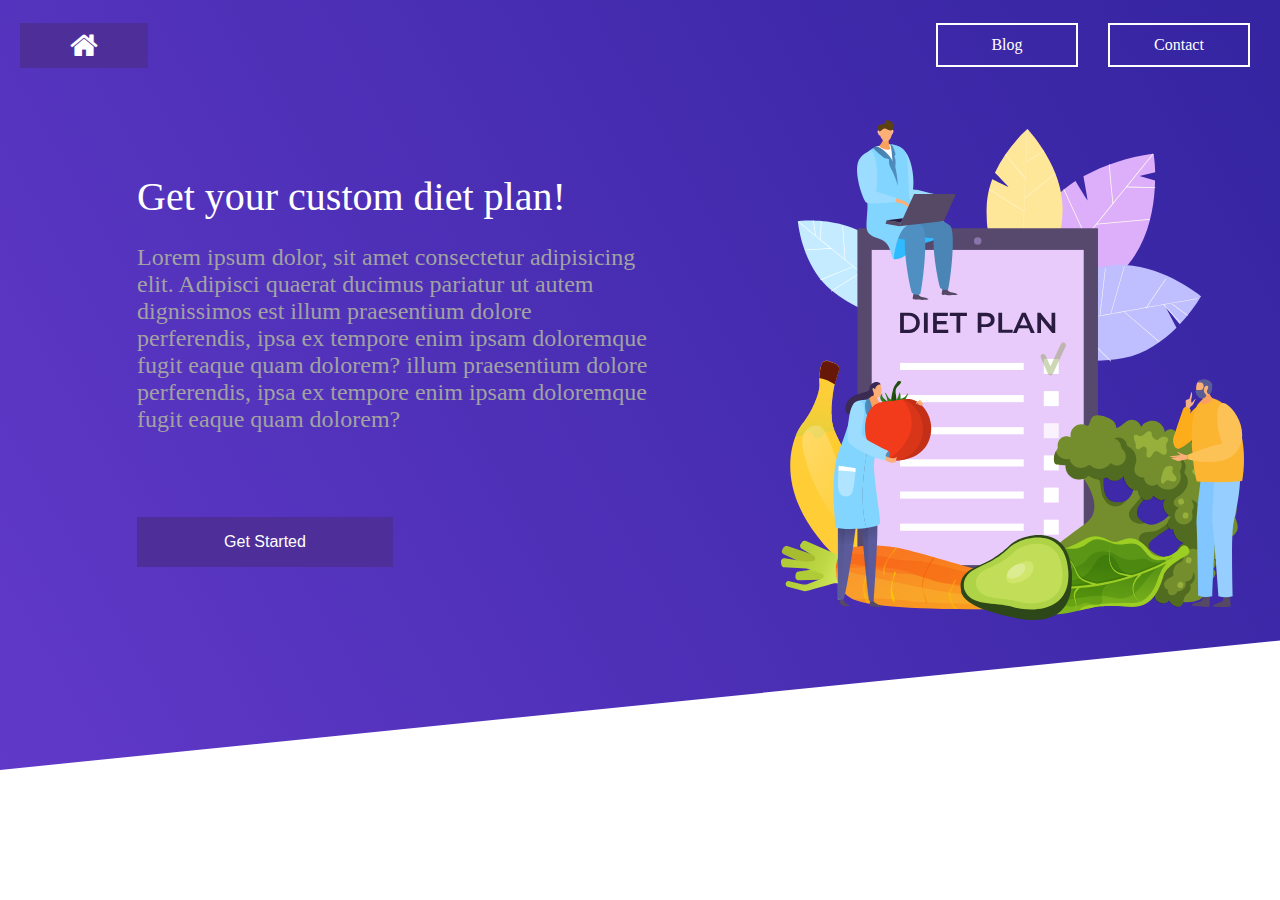
<file: index.html>
<!DOCTYPE html>
<html>

<head>
    <!-- hier zet je de code in de head tags -->
    <title> Homepage </title>
    <link rel="stylesheet" type="text/css" href="styles.css">
    <link rel="stylesheet" href="https://fonts.googleapis.com/icon?family=Material+Icons">
    <link rel="stylesheet" href="https://cdnjs.cloudflare.com/ajax/libs/font-awesome/4.7.0/css/font-awesome.min.css">
</head>


<body>

    <nav class="navbar">
        <a href="index.html" class="homebtn"><i class="fa fa-home"></i></a>
        <a href="blog.html" class="blogbtn">Blog</a>
        <a href="contact.html" class="contactbtn">Contact</a>

    </nav>


    <div class="homepage">

        <div class="infocontainer">
            <header>Get your custom diet plan!</header>
            <p>Lorem ipsum dolor, sit amet consectetur adipisicing elit.
                Adipisci quaerat ducimus pariatur ut autem dignissimos est
                illum praesentium dolore perferendis, ipsa ex tempore enim
                ipsam doloremque fugit eaque quam dolorem?
                illum praesentium dolore perferendis, ipsa ex tempore enim
                ipsam doloremque fugit eaque quam dolorem?
            </p>
            <button type="button" onclick="location.href='blog.html'" class="btn3">Get Started</button>
        </div>

        <div class="svgcontainer">
            <object type="image/svg+xml" height="500px" width="500px" data="diet.svg"></object>

        </div>



    </div>





</body>

</html>
</file>
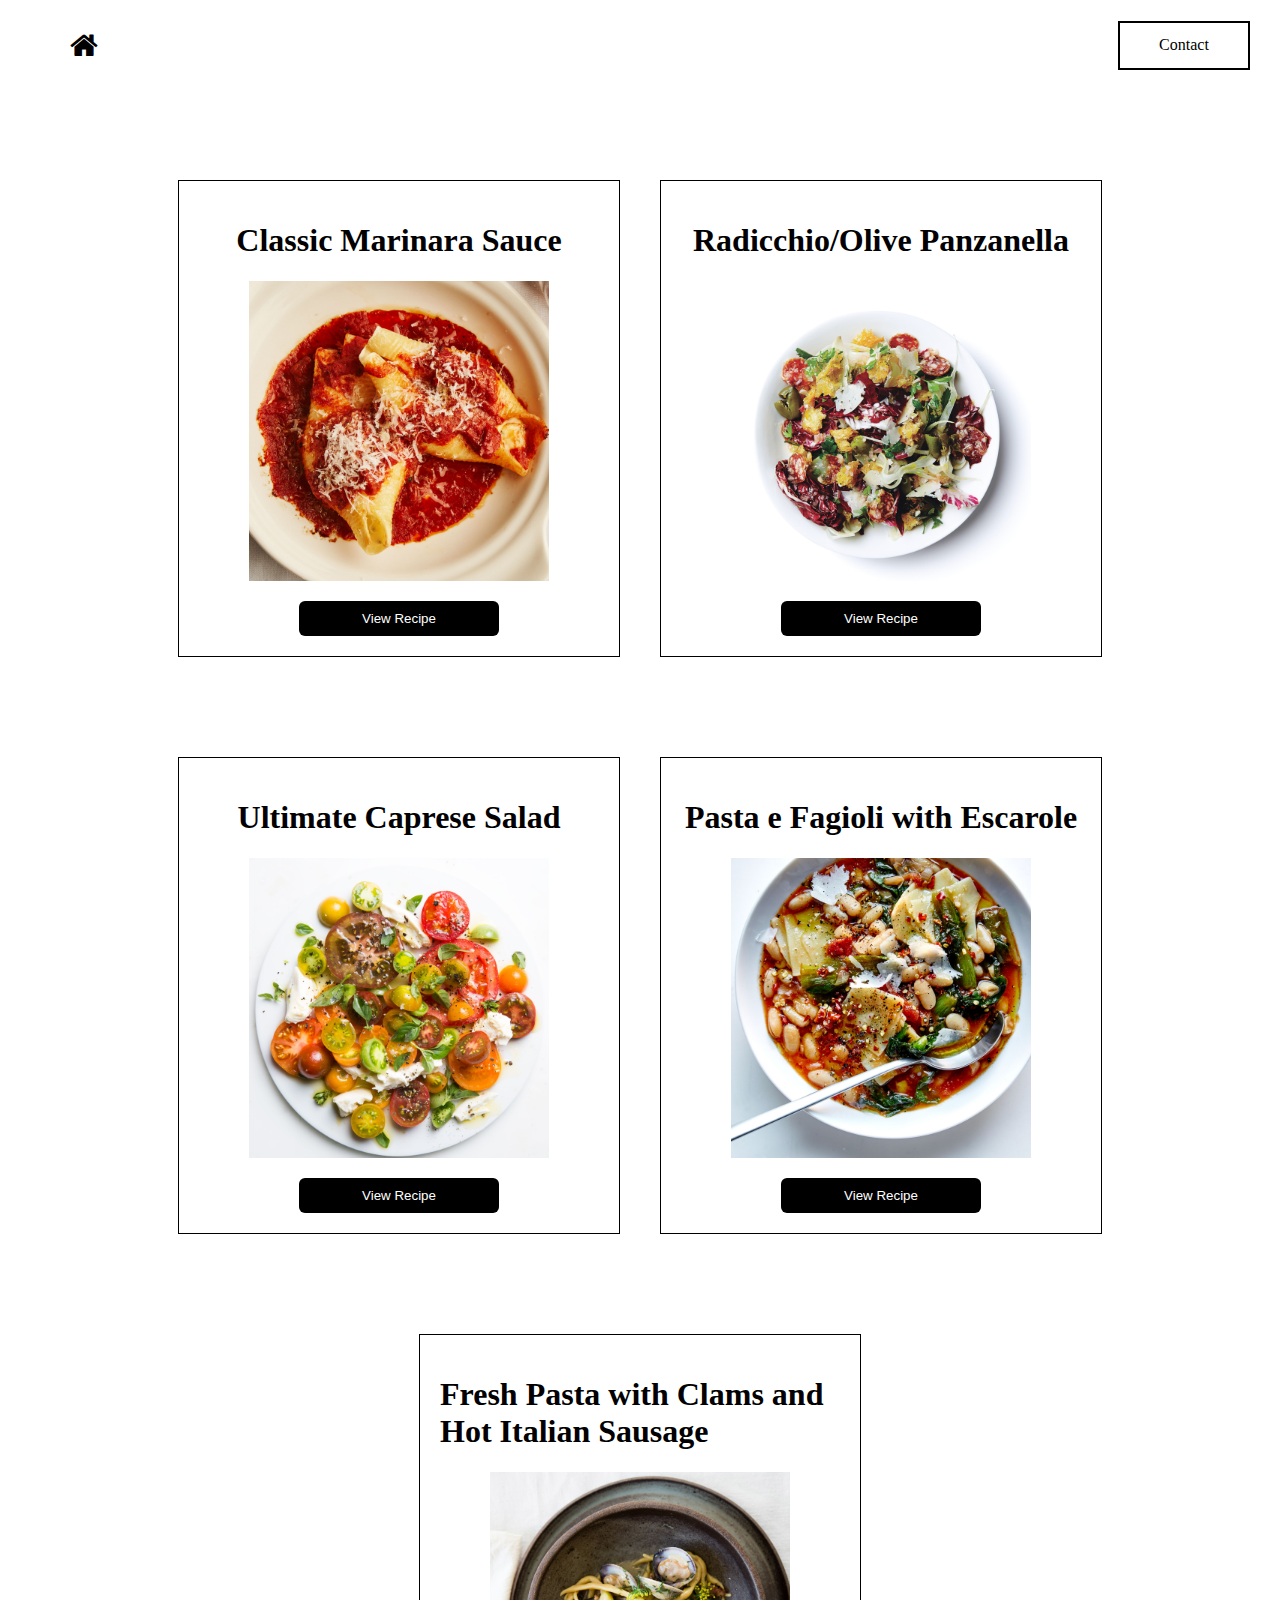
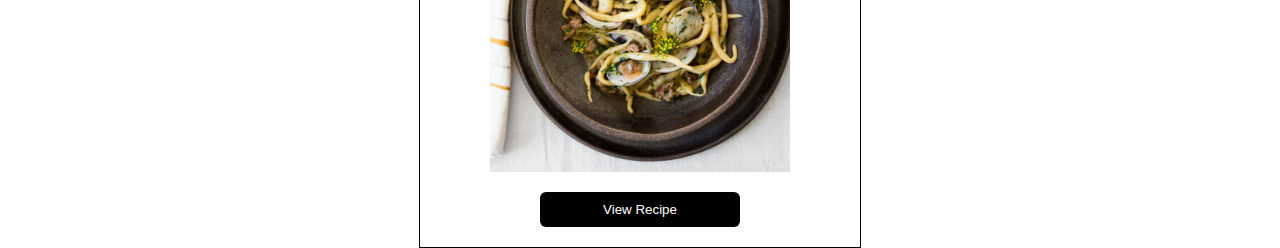
<file: blog.html>
<!DOCTYPE html>
<html lang="en">

<head>
    <link rel="stylesheet" type="text/css" href="blog.css">
    <link rel="stylesheet" href="https://fonts.googleapis.com/icon?family=Material+Icons">
    <link rel="stylesheet" href="https://cdnjs.cloudflare.com/ajax/libs/font-awesome/4.7.0/css/font-awesome.min.css">
    <meta charset="UTF-8">
    <meta name="viewport" content="width=device-width, initial-scale=1.0">
    <title>Blog Page</title>
</head>

<body>
    <nav class="navbar">
        <a href="index.html" class="homebtn"><i class="fa fa-home"></i></a>
        <a href="contact.html" class="contactbtn">Contact</a>

    </nav>

    <div class="allrecipes">

        <div class="blogpost">
            <h1>Classic Marinara Sauce</h1>
            <img src="recipe1.jpg" width="300px" alt="recipe1">
            <button type="button" onclick="location.href='comingsoon.html'">View Recipe</button>
        </div>

        <div class="blogpost">
            <h1> Radicchio/Olive Panzanella</h1>
            <img src="recipe2.jpg" width="300px" alt="recipe2">
            <button type="button" onclick="location.href='comingsoon.html'">View Recipe</button>
        </div>


        <div class="blogpost">
            <h1> Ultimate Caprese Salad</h1>
            <img src="recipe3.jpg" width="300px" alt="recipe3">
            <button type="button" onclick="location.href='comingsoon.html'">View Recipe</button>
        </div>


        <div class="blogpost">
            <h1>Pasta e Fagioli with Escarole</h1>
            <img src="recipe4.jpg" width="300px" alt="recipe4">
            <button type="button" onclick="location.href='comingsoon.html'">View Recipe</button>
        </div>

        <div class="blogpost">
            <h1>Fresh Pasta with Clams and Hot Italian Sausage</h1>
            <img src="recipe5.jpg" width="300px" alt="recipe5">
            <button type="button" onclick="location.href='comingsoon.html'">View Recipe</button>
        </div>

    </div>




</body>

</html>
</file>
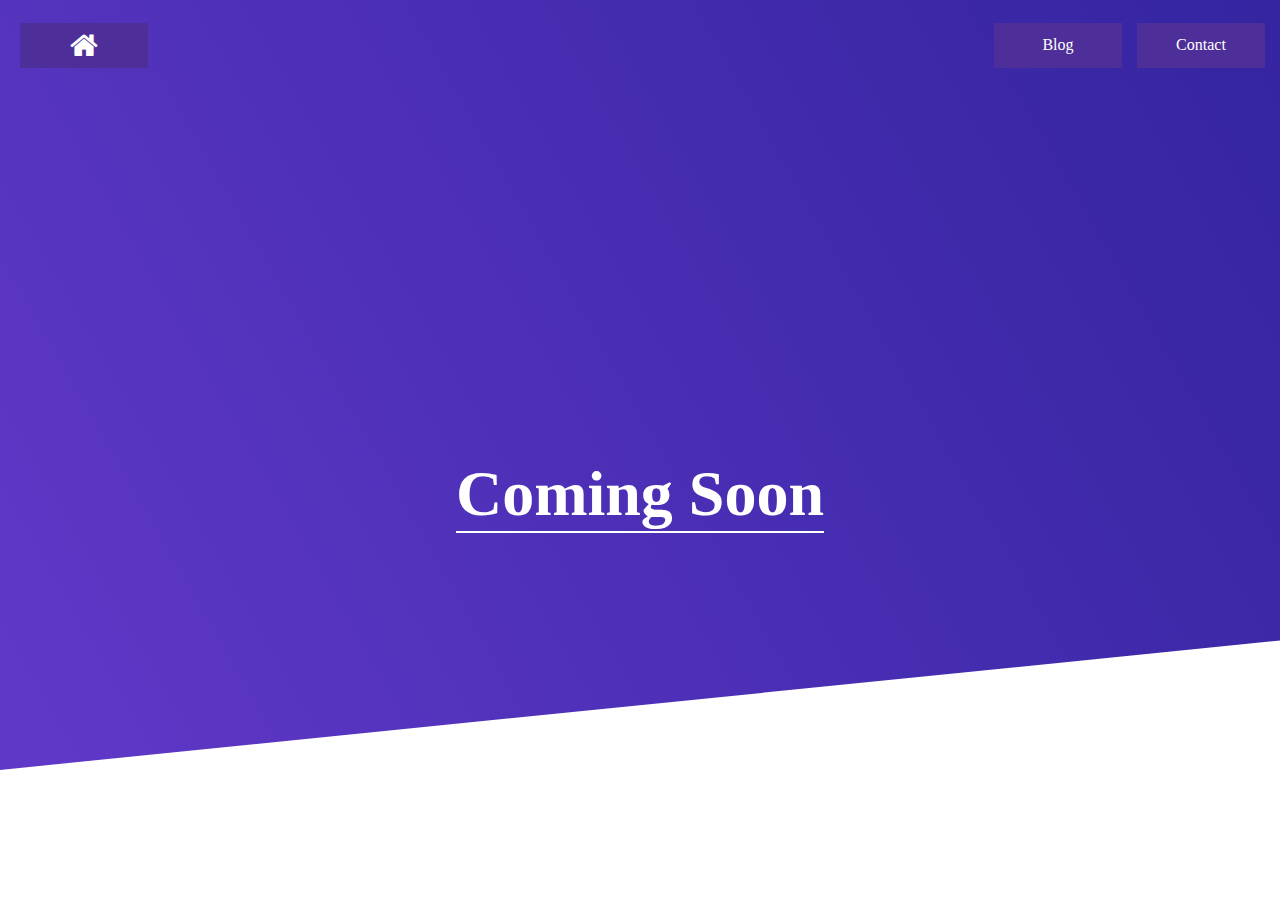
<file: comingsoon.html>
<!DOCTYPE html>
<html>

<head>
    <!-- hier zet je de code in de head tags -->
    <title> Comingsoon </title>
    <link rel="stylesheet" type="text/css" href="comingsoon.css">
    <link rel="stylesheet" href="https://fonts.googleapis.com/icon?family=Material+Icons">
    <link rel="stylesheet" href="https://cdnjs.cloudflare.com/ajax/libs/font-awesome/4.7.0/css/font-awesome.min.css">
</head>


<body>


    <nav class="navbar">
        <a href="index.html" class="home"><i class="fa fa-home"></i></a>
        <a href="blog.html" class="blogbtn">Blog</a>
        <a href="contact.html" class="contact">Contact</a>

    </nav>


    <div class="homepage">

        <h1>Coming Soon</h1>

    </div>


</body>

</html>
</file>
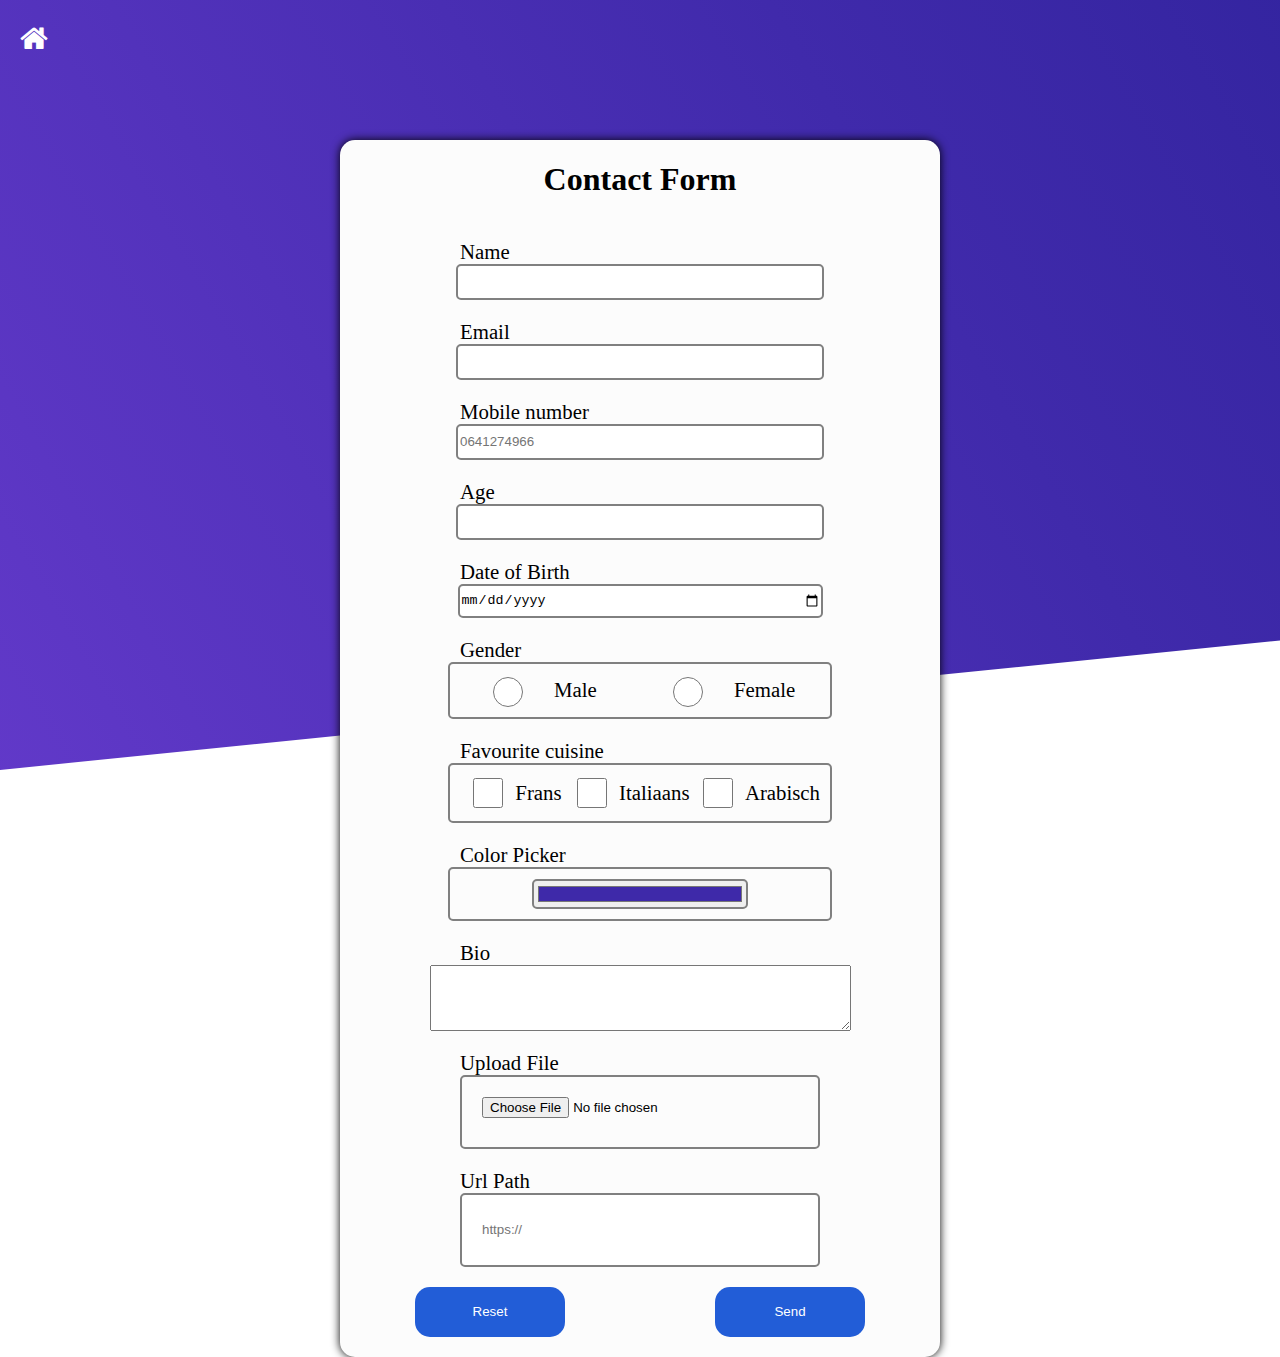
<file: contact.html>
<!DOCTYPE html>
<html lang="en">

<head>
    <meta charset="UTF-8">
    <link rel="stylesheet" type="text/css" href="stylecontact.css">
    <meta name="viewport" content="width=device-width, initial-scale=1.0">
    <link rel="stylesheet" href="https://fonts.googleapis.com/icon?family=Material+Icons">
    <link rel="stylesheet" href="https://cdnjs.cloudflare.com/ajax/libs/font-awesome/4.7.0/css/font-awesome.min.css">
    <title>Contact</title>
</head>

<body>

    <nav class="navbar">
        <a href="index.html" class="btn1"><i class="fa fa-home"></i></a>
    </nav>

    <div class="homepage">


        <form name="contact" method="POST" data-netlify="true">
            <h1>Contact Form</h1>
            <div class="input">
                <label>Name</label>
                <input type="text" name="name" required />
            </div>

            <div class="input">
                <label>Email</label>
                <input type="email" name="email" required />
            </div>

            <div class="input">
                <label>Mobile number</label>
                <input type="tel" name="telefoon nummer" placeholder="0641274966" pattern="[0-9]{10}" required />
            </div>

            <div class="input">
                <label>Age</label>
                <input type="number" name="leeftijd" required />
            </div>

            <div class="input">
                <label>Date of Birth</label>
                <input type="date" name="date of birth" required />
            </div>


            <div class="input">
                <label>Gender</label>
                <div class="inputgender">
                    <input type="radio" id="male" name="gender" value="male">
                    <label for="male">Male</label>
                    <input type="radio" id="female" name="gender" value="female">
                    <label for="female">Female</label>
                </div>
            </div>


            <div class="input">
                <label>Favourite cuisine</label>
                <div class="cuisine">
                    <input type="checkbox">
                    <label for="vehicle1"> Frans</label>
                    <input type="checkbox">
                    <label for="vehicle2"> Italiaans</label>
                    <input type="checkbox">
                    <label for="vehicle3"> Arabisch</label>
                </div>
            </div>

            <div class="input">
                <label>Color Picker</label>
                <div class="colorpicker">
                    <input type="color" name="favcolor" value="#3e29a9">
                </div>
            </div>

            <div class="input">
                <label>Bio</label>
                <textarea rows="4" cols="50" name="Bio">
                </textarea>
            </div>


            <div class="input">
                <label>Upload File</label>
                <div class="file">
                    <input type="file" name="Image" value="#3e29a9">
                </div>
            </div>

            <div class="input">
                <label>Url Path</label>
                <div class="url">
                    <input type="url" name="urlpath" placeholder="https://" required>
                </div>
            </div>

            <div class="buttons">
                <button type="reset">Reset</button>
                <button type="submit">Send</button>
            </div>

        </form>



    </div>


</body>

</html>
</file>
<file: styles.css>
body, html {
    height: 100%;
    background-image: url("bg1.svg");
    height: 100%;
    background-position: center;
    background-repeat: no-repeat;
    background-size: cover;
    margin: 0;
    padding: 0;
  }
  
 
  .navbar {
    width: 100%;
    height: 10vh;
    display: flex;
    align-items: center;
    flex-direction: row;
    justify-content: space-around;
}




.homebtn{
  height: 50%;
  width: 10%;
  cursor: pointer;
  color: white;
  font-size: 30px;
  border: none;
  background-color: #4e2f99;
  text-decoration: none;
  outline: none;
  display: flex;
  margin-left: 20px;
  align-items: center;
 justify-content: center;
    margin-right: auto
  }

 
  

  .contactbtn{
    border: 2px solid white;
    color: white;
    height: 30px;
    width: 10%;
     cursor: pointer;
     font-size: 1em;
     outline: none;
     text-decoration: none;
    display: flex;
    justify-content: center;
    align-items: center;
    margin-right: 30px;
    padding: 5px

  }

.blogbtn{
display:flex;
justify-content: center;
align-items: center;
border: 2px solid white;
color: white;
height: 30px;
width: 10%;
text-decoration: none;
cursor: pointer;
margin-right: 30px;
padding: 5px
}


.homepage{
    width: 100%;
    height: auto;
    max-height: auto;
    background-color: transparent;
    display: flex;
    flex-direction: row;
    justify-content: space-around;
    align-items: center;

}

.infocontainer{
   height: 500px;
   width: 40%;
   border-radius: 15px;
   background-color: transparent;
   padding: 30px;
   margin-left: 40px;
   max-height: auto;
   display: flex;
   justify-content: center;
   align-items: flex-start;
   flex-direction: column;
}

header{
    font-size: 2.5em;
    color: white;
}

.infocontainer p {
    font-size: 1.5em;
    color: #a2a2a2;
}

.btn3{
    background-color: #4e2f99;
    color: white;
    border:none;
    height: 50px;
    width: 50%;
    text-decoration: none;
    border: none;
    outline: none;
     cursor: pointer;
     font-size: 1em;
    display: flex;
    align-items: center;
     justify-content: center;
     margin-top: 60px;
    transition: 1s
        }

.btn3:hover {
    background-color:#66ddff ;
    border-radius: 20px;
    transition: 1s;
    color: black
}

.svgcontainer{
    height: 500px;
    max-height: auto;
    width: 400px;
    background-color: transparent;
   border-radius: 15px;
   display: flex;
   justify-content: center;
   align-items: center;
 }

 .svgcontainer img {
     height: 100%;
     width: 100%;
 }



 @media screen and (max-width: 320px) {
    .blogbtn {
        width: 30%;
      }
    .contactbtn {
        padding: 20px
      }
     
    .infocontainer {
      max-height: auto;
      width: 100%;
      margin: 10px;
    }
    .homepage {
        max-height: auto;
        width: 100%;
        margin: 10px;
      }
      .objectsvg{
        height: 200px;
        width: 200px;
        margin-bottom: 40px;
     }
      
  }



 @media screen and (max-width: 768px) {
    .btn1 {
        width: 30%;
      }
    .btn2 {
        width: 30%;
      }
      .btn3 {
        width: 100%;
        cursor: pointer;
      }
    .infocontainer {
      max-height: auto;
      width: 100%;
      font-size: 0.9em;
      color: black;
    }
    .homepage {
        max-height: auto;
      }
      .svgcontainer{
        margin-top: 50px
      }
      header{
          color: black;
          padding: 20px
      }
      .infocontainer p {
          color: black;
      }
  }


  @media screen and (max-width: 900px) {
    .btn1 {
        width: 30%;
      }
    .btn2 {
        width: 30%;
      }
      .btn3 {
        width: 50%;
      }
    .infocontainer {
      max-height: auto;
      width: 100%;
      margin: 0px;
    }
    .homepage {
        max-height: auto;
        width: 100%;
        flex-wrap: wrap-reverse;
      }
      .svgcontainer{
        width: 200px;
        height: 200px;
        padding: 10px
      }
  }
</file>
<file: blog.css>
body, html {
    height: 100%;
    background-color: white;
    height: 100%;
    margin: 0;
    padding: 0;
  }
  
  
  .navbar {
    width: 100%;
    height: 10vh;
    display: flex;
    align-items: center;
    flex-direction: row;
    justify-content: space-between;
}


.homebtn{
  height: 50%;
  width: 10%;
  cursor: pointer;
  color: black;
  font-size: 30px;
  border: none;
  text-decoration: none;
  outline: none;
  display: flex;
  margin-left: 20px;
  align-items: center;
 justify-content: center;
  }

  
.contactbtn{
    border: 2px solid black;
    color: black;
    height: 50%;
    width: 10%;
     cursor: pointer;
     font-size: 1em;
     outline: none;
     text-decoration: none;
    display: flex;
    justify-content: center;
  align-items: center;
  margin-right: 30px
  
  }

  .allrecipes{
    height: 100%;
    width: 100%;
    display: flex;
    justify-content: center;
    align-items: center;
    flex-wrap: wrap;
    margin-top: 40px
}

  .blogpost { 
      width: 400px; 
      height: auto;
      border: 1px solid black;
      padding: 20px;
      margin: 50px 20px;
      display: flex;
      align-items: center;
      justify-content: center;
      flex-direction: column;
    }

  .blogpost h1{
      display: flex;
      justify-content: center;
  }

 

  button{
      width: 50%;
      height: auto;
      padding: 10px;
      margin-top: 20px;
      border-radius: 6px;
      outline: none;
      border: none;
      cursor: pointer;
      background-color: black;
      color: white
  }
</file>
<file: comingsoon.css>
body, html {
    height: 100%;
    background-image: url("bg1.svg");
    height: 100%;
    background-position: center;
    background-repeat: no-repeat;
    background-size: cover;
    margin: 0;
    padding: 0;
  }
  
 
  .navbar {
    width: 100%;
    height: 10vh;
    display: flex;
    align-items: center;
    flex-direction: row;
    justify-content: space-around;
}




.home{
  height: 50%;
  width: 10%;
  cursor: pointer;
  color: white;
  font-size: 30px;
  border: none;
  background-color: #4e2f99;
  text-decoration: none;
  outline: none;
  display: flex;
  margin-left: 20px;
  align-items: center;
 justify-content: center;
    margin-right: auto
  }

.contact{
  background-color: #4e2f99;
  color: white;
  height: 50%;
  width: 10%;
   cursor: pointer;
   font-size: 1em;
   border: none;
   outline: none;
   text-decoration: none;
  display: flex;
  justify-content: center;
align-items: center;
margin: 15px

}

.blogbtn{
display:flex;
justify-content: center;
align-items: center;
background-color: #4e2f99;
color: white;
height: 50%;
width: 10%;
text-decoration: none;
cursor: pointer;
}


.homepage{
    width: 100%;
    height: 90vh;
    background-color: transparent;
    display: flex;
    flex-direction: row;
    justify-content: space-around;
    align-items: center;
    flex-wrap: wrap;

}

h1 {
    font-size: 4em;
    color:white;
    border-bottom: 2px solid white
}
</file>
<file: stylecontact.css>
body, html {
    height: 100%;
    max-height: auto;
    background-color: white;
    width: 100%;
    margin: 0;
    padding: 0;
    background-image: url("bg1.svg");
    height: 100%;
    background-position: center;
    background-repeat: no-repeat;
    background-size: cover;
  }

  .btn1{
    height: 50%;
    width: 10%;
    cursor: pointer;
    color: white;
    font-size: 30px;
    border: none;
    background-color: transparent;
    text-decoration: none;
    outline: none;
    display: flex;
    margin-left: 20px;

    }

    .navbar {
      width: 100%;
      height: 10vh;
      display: flex;
      align-items: center;
      flex-direction: center;
      justify-content: flex-start;
      background-color: transparent;
  }

  .homepage{
    width: 100%;
    height: 90vh;
    display: flex;
    justify-content: flex-start;
    align-items: center;
    flex-direction: column;
}



form{
  width: 600px;
  height: auto;
  max-height: auto;
  display: flex;
  justify-content: center;
  flex-direction: column;
  align-items: center;
  background-color: #FCFCFC;
  border-radius: 15px;
  margin: 50px;
  box-shadow: 0 0 10px #000000;

}

.input label {
  font-size: 1.3em;
  width: 60%;
  display: flex;
  align-items: flex-start;
  justify-content: flex-start;
}



.input {
  width: 100%;
  height: auto;
  max-height: auto;
  background-color: transparent;
  display: flex;
  justify-content: center;
  align-items: center;
  flex-direction: column;
  margin-top: 20px
}

.input input {
  width: 60%;
  height: 30px;
  border: 2px solid grey;
  border-radius: 5px
}


button {
  width: 150px;
  height: 50px;
  margin-top: 20px;
  background-color: #225DD7;
  border: none;
  outline: none;
  cursor: pointer;
  border-radius: 15px;
  color: white;
  margin-bottom: 20px
}

.inputgender {
 width: 60%;
 display: flex;
 align-items: center;
 flex-direction: center;
 justify-content: space-around; 
 border: 2px solid grey;
 border-radius: 5px;
 padding: 10px
}

.cuisine {
  width: 60%;
 display: flex;
 align-items: center;
 flex-direction: row;
 justify-content: space-around;
 border: 2px solid grey;
 border-radius: 5px;
 padding: 10px
}

.colorpicker {  width: 60%;
  display: flex;
  align-items: center;
  flex-direction: row;
  justify-content: space-around;
 border: 2px solid grey;
 border-radius: 5px;
 padding: 10px
}

.file {
  width: 60%;
 display: flex;
 align-items: center;
 flex-direction: row;
 border-radius: 5px;

}

.file input {
  width: 100%;
  padding: 20px;
}


.url {
  width: 60%;
 display: flex;
 align-items: center;
 flex-direction: row;
 border-radius: 5px;
}

.url input {
  width: 100%;
  padding: 20px;
}

.buttons {
  width: 100%;
  display: flex;
  justify-content: space-around;
  align-items: center;
  flex-direction: row;
}



@media screen and (max-width: 768px) {
  form {
    width: 450px
  }
  .input input {
    width: 80%
  }
}
</file>
